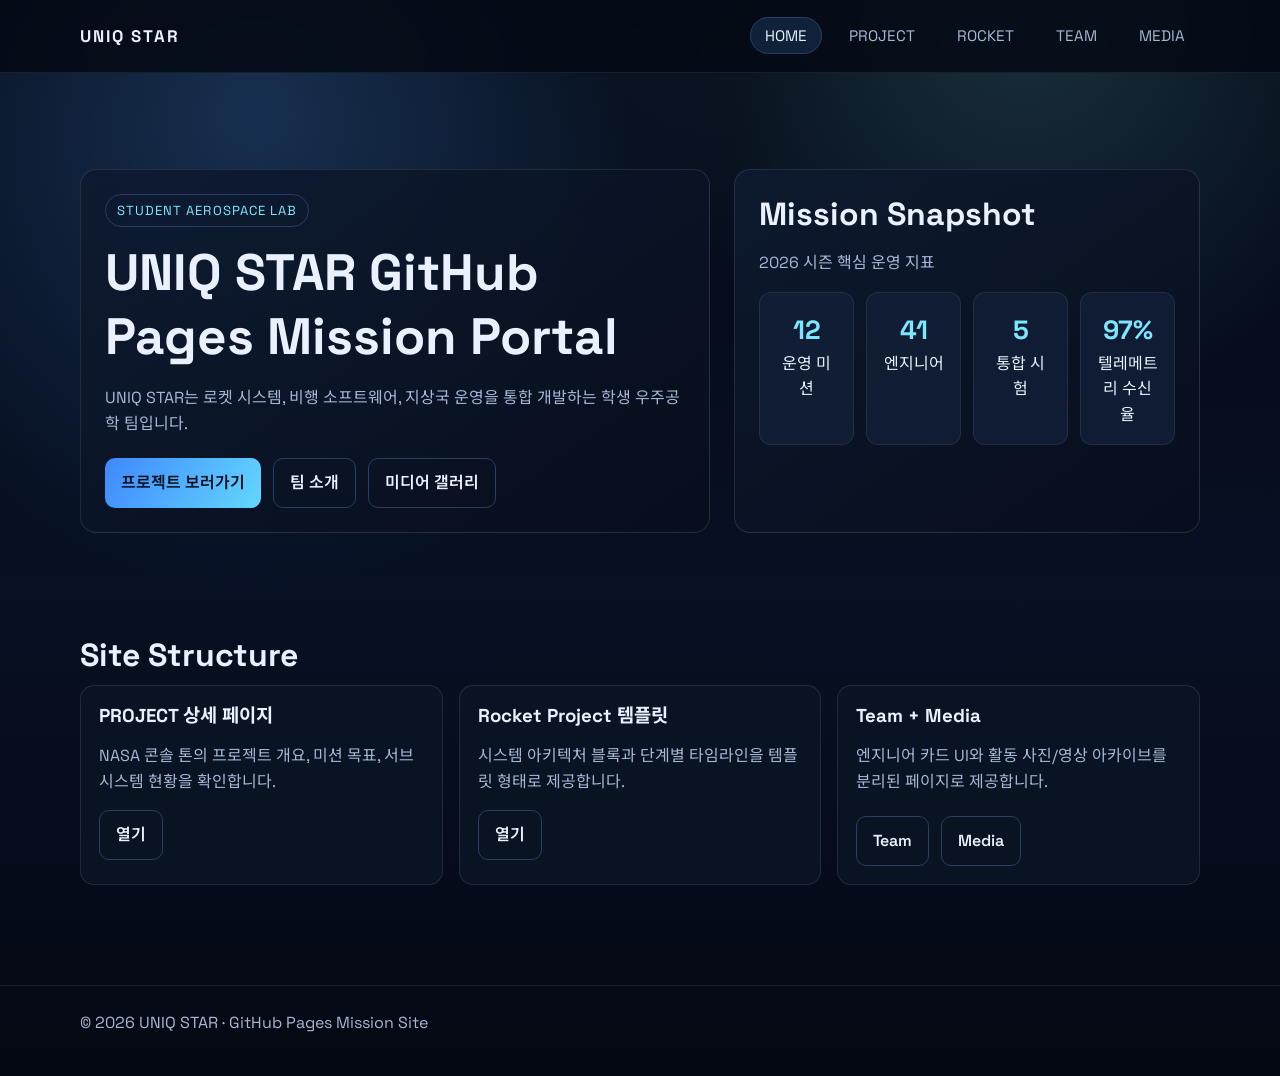
<file: index.html>
﻿<!DOCTYPE html>
<html lang="ko">
<head>
  <meta charset="UTF-8" />
  <meta name="viewport" content="width=device-width, initial-scale=1.0" />
  <title>UNIQ STAR | Aerospace Engineering Team</title>
  <meta name="description" content="UNIQ STAR 공식 GitHub Pages - 프로젝트, 팀, 미디어 아카이브" />
  <link rel="preconnect" href="https://fonts.googleapis.com" />
  <link rel="preconnect" href="https://fonts.gstatic.com" crossorigin />
  <link href="https://fonts.googleapis.com/css2?family=Noto+Sans+KR:wght@400;500;700&family=Space+Grotesk:wght@400;600;700&display=swap" rel="stylesheet" />
  <link rel="stylesheet" href="styles.css" />
</head>
<body>
  <header class="site-header">
    <div class="container nav-wrap">
      <a class="brand" href="index.html">UNIQ STAR</a>
      <nav>
        <ul>
          <li><a class="active" href="index.html">HOME</a></li>
          <li><a href="project.html">PROJECT</a></li>
          <li><a href="rocket-project.html">ROCKET</a></li>
          <li><a href="team.html">TEAM</a></li>
          <li><a href="media.html">MEDIA</a></li>
        </ul>
      </nav>
    </div>
  </header>

  <main>
    <section class="hero">
      <div class="container hero-grid">
        <article class="hero-panel">
          <span class="kicker">STUDENT AEROSPACE LAB</span>
          <h1>UNIQ STAR GitHub Pages Mission Portal</h1>
          <p class="muted">UNIQ STAR는 로켓 시스템, 비행 소프트웨어, 지상국 운영을 통합 개발하는 학생 우주공학 팀입니다.</p>
          <div class="actions">
            <a class="btn primary" href="project.html">프로젝트 보러가기</a>
            <a class="btn" href="team.html">팀 소개</a>
            <a class="btn" href="media.html">미디어 갤러리</a>
          </div>
        </article>

        <aside class="panel">
          <h2>Mission Snapshot</h2>
          <p class="muted">2026 시즌 핵심 운영 지표</p>
          <div class="stat-row">
            <div class="stat"><strong>12</strong>운영 미션</div>
            <div class="stat"><strong>41</strong>엔지니어</div>
            <div class="stat"><strong>5</strong>통합 시험</div>
            <div class="stat"><strong>97%</strong>텔레메트리 수신율</div>
          </div>
        </aside>
      </div>
    </section>

    <section class="section">
      <div class="container">
        <h2>Site Structure</h2>
        <div class="grid grid-3">
          <article class="card">
            <h3>PROJECT 상세 페이지</h3>
            <p class="muted">NASA 콘솔 톤의 프로젝트 개요, 미션 목표, 서브시스템 현황을 확인합니다.</p>
            <a class="btn" href="project.html">열기</a>
          </article>
          <article class="card">
            <h3>Rocket Project 템플릿</h3>
            <p class="muted">시스템 아키텍처 블록과 단계별 타임라인을 템플릿 형태로 제공합니다.</p>
            <a class="btn" href="rocket-project.html">열기</a>
          </article>
          <article class="card">
            <h3>Team + Media</h3>
            <p class="muted">엔지니어 카드 UI와 활동 사진/영상 아카이브를 분리된 페이지로 제공합니다.</p>
            <div class="actions">
              <a class="btn" href="team.html">Team</a>
              <a class="btn" href="media.html">Media</a>
            </div>
          </article>
        </div>
      </div>
    </section>
  </main>

  <footer class="site-footer">
    <div class="container">© 2026 UNIQ STAR · GitHub Pages Mission Site</div>
  </footer>
</body>
</html>
</file>
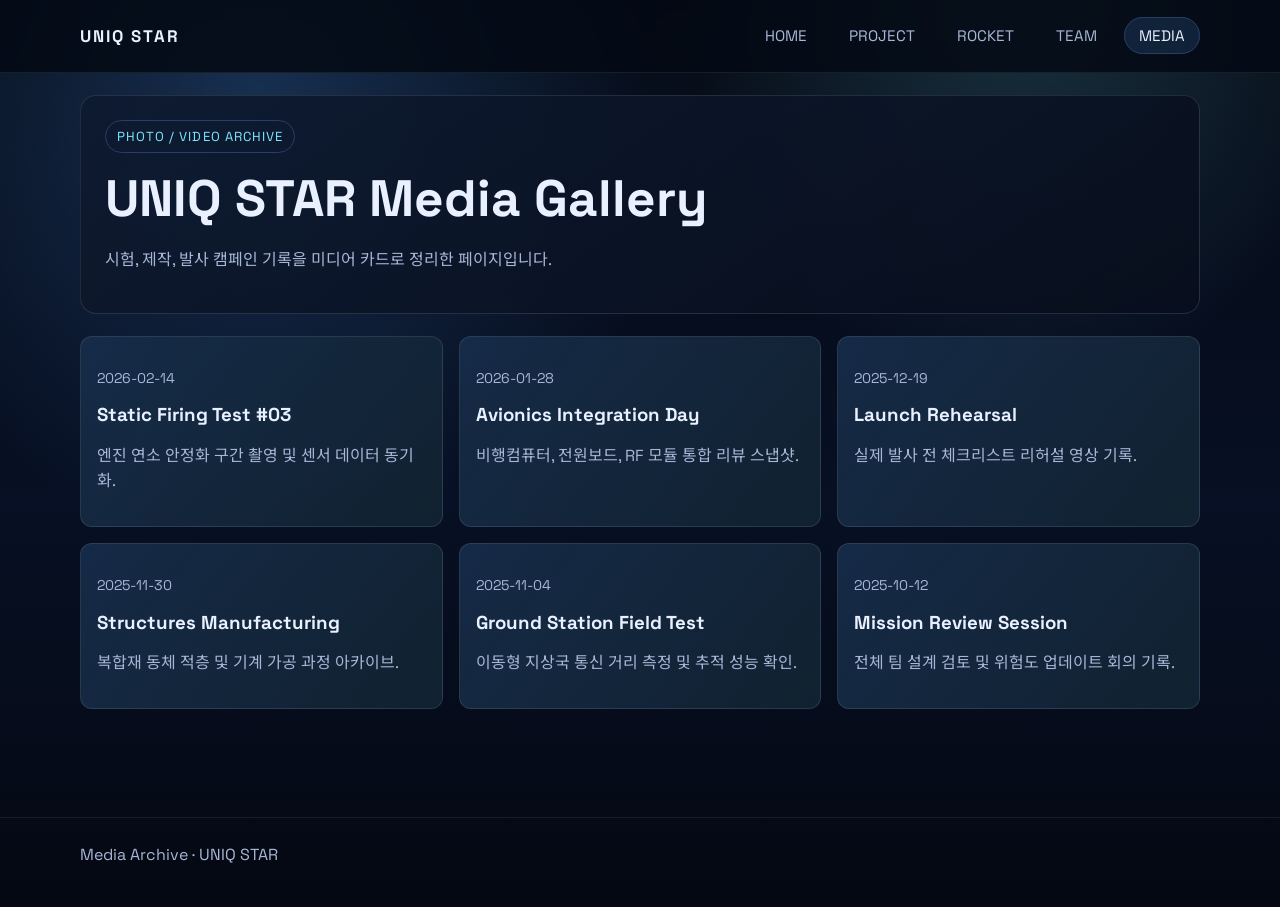
<file: media.html>
﻿<!DOCTYPE html>
<html lang="ko">
<head>
  <meta charset="UTF-8" />
  <meta name="viewport" content="width=device-width, initial-scale=1.0" />
  <title>UNIQ STAR | Media Gallery</title>
  <link rel="preconnect" href="https://fonts.googleapis.com" />
  <link rel="preconnect" href="https://fonts.gstatic.com" crossorigin />
  <link href="https://fonts.googleapis.com/css2?family=Noto+Sans+KR:wght@400;500;700&family=Space+Grotesk:wght@400;600;700&display=swap" rel="stylesheet" />
  <link rel="stylesheet" href="styles.css" />
</head>
<body>
  <header class="site-header">
    <div class="container nav-wrap">
      <a class="brand" href="index.html">UNIQ STAR</a>
      <nav>
        <ul>
          <li><a href="index.html">HOME</a></li>
          <li><a href="project.html">PROJECT</a></li>
          <li><a href="rocket-project.html">ROCKET</a></li>
          <li><a href="team.html">TEAM</a></li>
          <li><a class="active" href="media.html">MEDIA</a></li>
        </ul>
      </nav>
    </div>
  </header>

  <main class="section">
    <div class="container">
      <div class="panel">
        <span class="kicker">PHOTO / VIDEO ARCHIVE</span>
        <h1>UNIQ STAR Media Gallery</h1>
        <p class="muted">시험, 제작, 발사 캠페인 기록을 미디어 카드로 정리한 페이지입니다.</p>
      </div>

      <section class="section" style="padding-bottom:8px;">
        <div class="grid grid-3">
          <article class="media-item">
            <p class="meta">2026-02-14</p>
            <h3>Static Firing Test #03</h3>
            <p class="muted">엔진 연소 안정화 구간 촬영 및 센서 데이터 동기화.</p>
          </article>
          <article class="media-item">
            <p class="meta">2026-01-28</p>
            <h3>Avionics Integration Day</h3>
            <p class="muted">비행컴퓨터, 전원보드, RF 모듈 통합 리뷰 스냅샷.</p>
          </article>
          <article class="media-item">
            <p class="meta">2025-12-19</p>
            <h3>Launch Rehearsal</h3>
            <p class="muted">실제 발사 전 체크리스트 리허설 영상 기록.</p>
          </article>
          <article class="media-item">
            <p class="meta">2025-11-30</p>
            <h3>Structures Manufacturing</h3>
            <p class="muted">복합재 동체 적층 및 기계 가공 과정 아카이브.</p>
          </article>
          <article class="media-item">
            <p class="meta">2025-11-04</p>
            <h3>Ground Station Field Test</h3>
            <p class="muted">이동형 지상국 통신 거리 측정 및 추적 성능 확인.</p>
          </article>
          <article class="media-item">
            <p class="meta">2025-10-12</p>
            <h3>Mission Review Session</h3>
            <p class="muted">전체 팀 설계 검토 및 위험도 업데이트 회의 기록.</p>
          </article>
        </div>
      </section>
    </div>
  </main>

  <footer class="site-footer">
    <div class="container">Media Archive · UNIQ STAR</div>
  </footer>
</body>
</html>
</file>
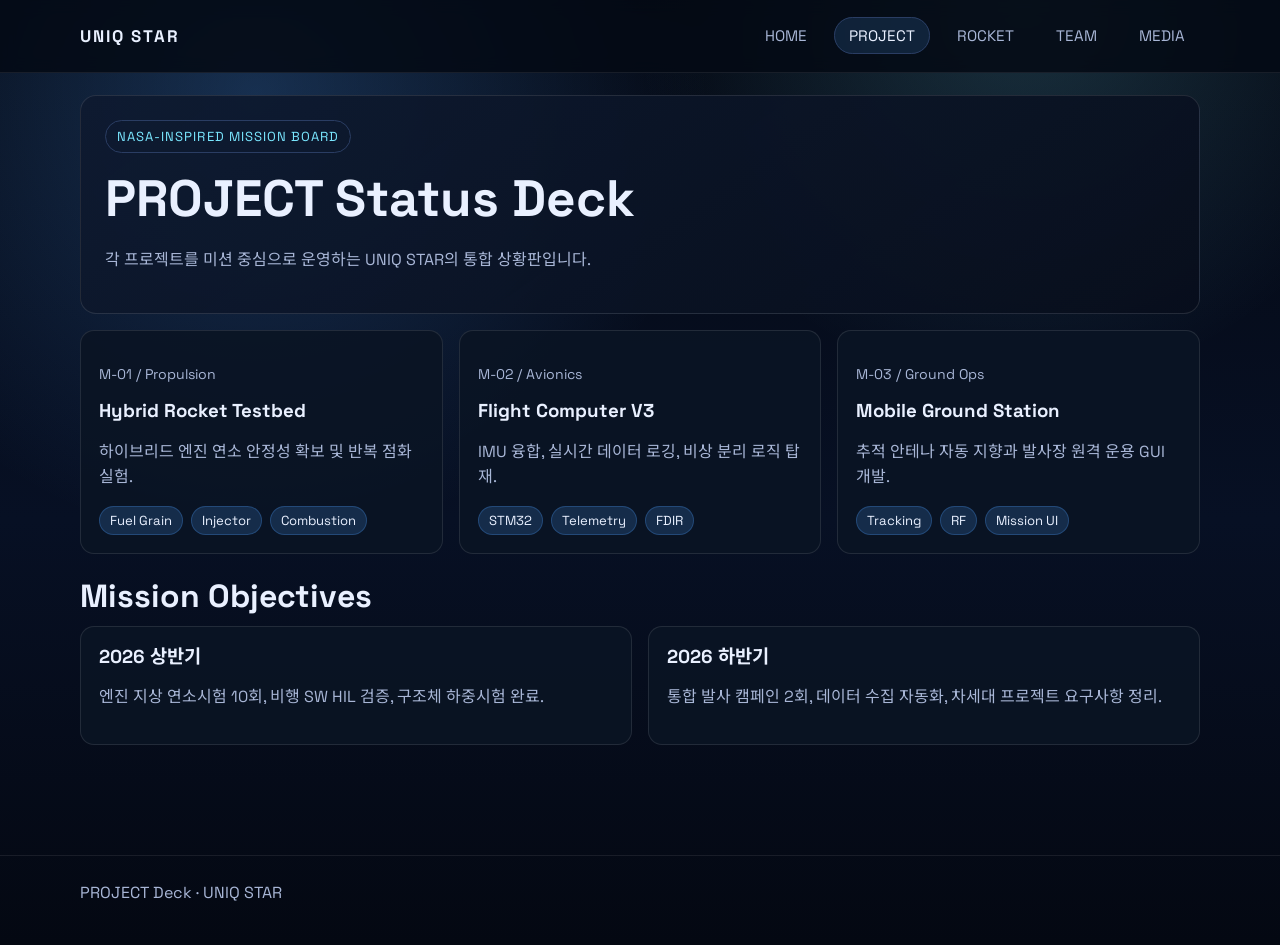
<file: project.html>
﻿<!DOCTYPE html>
<html lang="ko">
<head>
  <meta charset="UTF-8" />
  <meta name="viewport" content="width=device-width, initial-scale=1.0" />
  <title>UNIQ STAR | PROJECT</title>
  <link rel="preconnect" href="https://fonts.googleapis.com" />
  <link rel="preconnect" href="https://fonts.gstatic.com" crossorigin />
  <link href="https://fonts.googleapis.com/css2?family=Noto+Sans+KR:wght@400;500;700&family=Space+Grotesk:wght@400;600;700&display=swap" rel="stylesheet" />
  <link rel="stylesheet" href="styles.css" />
</head>
<body>
  <header class="site-header">
    <div class="container nav-wrap">
      <a class="brand" href="index.html">UNIQ STAR</a>
      <nav>
        <ul>
          <li><a href="index.html">HOME</a></li>
          <li><a class="active" href="project.html">PROJECT</a></li>
          <li><a href="rocket-project.html">ROCKET</a></li>
          <li><a href="team.html">TEAM</a></li>
          <li><a href="media.html">MEDIA</a></li>
        </ul>
      </nav>
    </div>
  </header>

  <main class="section">
    <div class="container">
      <div class="panel">
        <span class="kicker">NASA-INSPIRED MISSION BOARD</span>
        <h1>PROJECT Status Deck</h1>
        <p class="muted">각 프로젝트를 미션 중심으로 운영하는 UNIQ STAR의 통합 상황판입니다.</p>
      </div>

      <div class="grid grid-3" style="margin-top:16px;">
        <article class="card">
          <p class="meta">M-01 / Propulsion</p>
          <h3>Hybrid Rocket Testbed</h3>
          <p class="muted">하이브리드 엔진 연소 안정성 확보 및 반복 점화 실험.</p>
          <div class="tag-list"><span class="tag">Fuel Grain</span><span class="tag">Injector</span><span class="tag">Combustion</span></div>
        </article>

        <article class="card">
          <p class="meta">M-02 / Avionics</p>
          <h3>Flight Computer V3</h3>
          <p class="muted">IMU 융합, 실시간 데이터 로깅, 비상 분리 로직 탑재.</p>
          <div class="tag-list"><span class="tag">STM32</span><span class="tag">Telemetry</span><span class="tag">FDIR</span></div>
        </article>

        <article class="card">
          <p class="meta">M-03 / Ground Ops</p>
          <h3>Mobile Ground Station</h3>
          <p class="muted">추적 안테나 자동 지향과 발사장 원격 운용 GUI 개발.</p>
          <div class="tag-list"><span class="tag">Tracking</span><span class="tag">RF</span><span class="tag">Mission UI</span></div>
        </article>
      </div>

      <section class="section" style="padding-bottom:10px;">
        <h2>Mission Objectives</h2>
        <div class="grid grid-2">
          <article class="card">
            <h3>2026 상반기</h3>
            <p class="muted">엔진 지상 연소시험 10회, 비행 SW HIL 검증, 구조체 하중시험 완료.</p>
          </article>
          <article class="card">
            <h3>2026 하반기</h3>
            <p class="muted">통합 발사 캠페인 2회, 데이터 수집 자동화, 차세대 프로젝트 요구사항 정리.</p>
          </article>
        </div>
      </section>
    </div>
  </main>

  <footer class="site-footer">
    <div class="container">PROJECT Deck · UNIQ STAR</div>
  </footer>
</body>
</html>
</file>
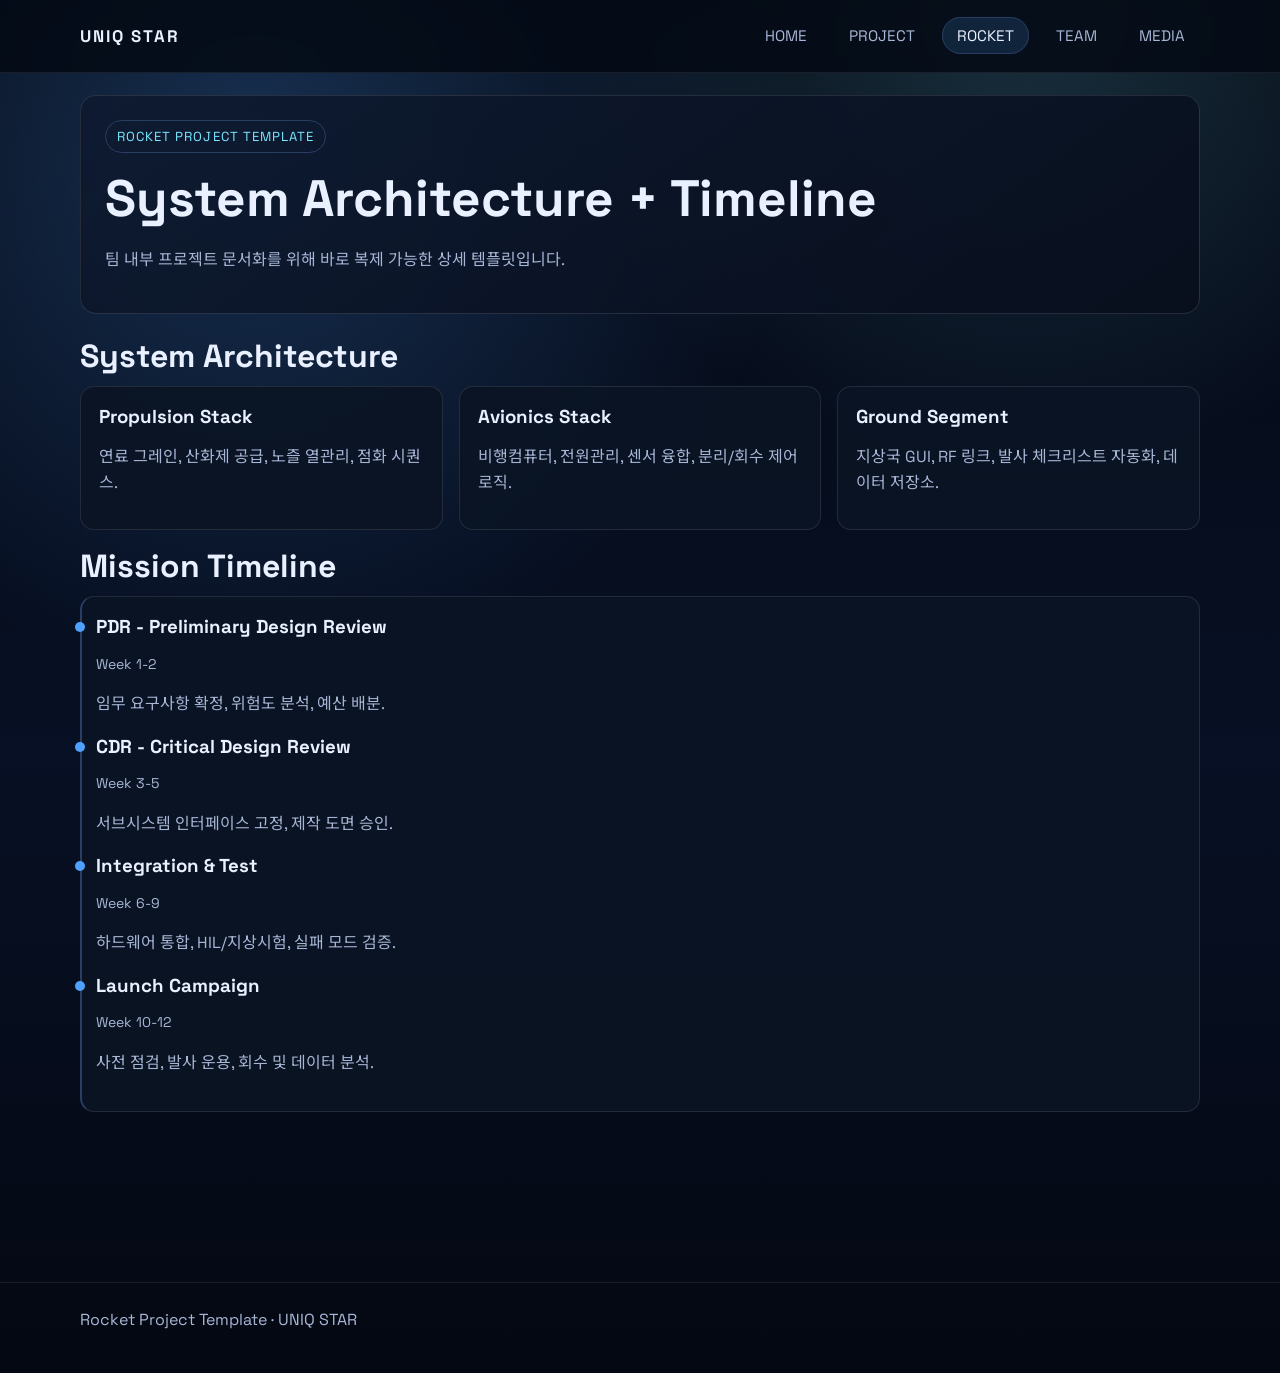
<file: rocket-project.html>
﻿<!DOCTYPE html>
<html lang="ko">
<head>
  <meta charset="UTF-8" />
  <meta name="viewport" content="width=device-width, initial-scale=1.0" />
  <title>UNIQ STAR | Rocket Project Template</title>
  <link rel="preconnect" href="https://fonts.googleapis.com" />
  <link rel="preconnect" href="https://fonts.gstatic.com" crossorigin />
  <link href="https://fonts.googleapis.com/css2?family=Noto+Sans+KR:wght@400;500;700&family=Space+Grotesk:wght@400;600;700&display=swap" rel="stylesheet" />
  <link rel="stylesheet" href="styles.css" />
</head>
<body>
  <header class="site-header">
    <div class="container nav-wrap">
      <a class="brand" href="index.html">UNIQ STAR</a>
      <nav>
        <ul>
          <li><a href="index.html">HOME</a></li>
          <li><a href="project.html">PROJECT</a></li>
          <li><a class="active" href="rocket-project.html">ROCKET</a></li>
          <li><a href="team.html">TEAM</a></li>
          <li><a href="media.html">MEDIA</a></li>
        </ul>
      </nav>
    </div>
  </header>

  <main class="section">
    <div class="container">
      <div class="panel">
        <span class="kicker">ROCKET PROJECT TEMPLATE</span>
        <h1>System Architecture + Timeline</h1>
        <p class="muted">팀 내부 프로젝트 문서화를 위해 바로 복제 가능한 상세 템플릿입니다.</p>
      </div>

      <section class="section" style="padding-bottom:8px;">
        <h2>System Architecture</h2>
        <div class="grid grid-3">
          <article class="card">
            <h3>Propulsion Stack</h3>
            <p class="muted">연료 그레인, 산화제 공급, 노즐 열관리, 점화 시퀀스.</p>
          </article>
          <article class="card">
            <h3>Avionics Stack</h3>
            <p class="muted">비행컴퓨터, 전원관리, 센서 융합, 분리/회수 제어 로직.</p>
          </article>
          <article class="card">
            <h3>Ground Segment</h3>
            <p class="muted">지상국 GUI, RF 링크, 발사 체크리스트 자동화, 데이터 저장소.</p>
          </article>
        </div>
      </section>

      <section class="section" style="padding-top:8px;">
        <h2>Mission Timeline</h2>
        <div class="card timeline">
          <div class="timeline-item">
            <h3>PDR - Preliminary Design Review</h3>
            <p class="meta">Week 1-2</p>
            <p class="muted">임무 요구사항 확정, 위험도 분석, 예산 배분.</p>
          </div>
          <div class="timeline-item">
            <h3>CDR - Critical Design Review</h3>
            <p class="meta">Week 3-5</p>
            <p class="muted">서브시스템 인터페이스 고정, 제작 도면 승인.</p>
          </div>
          <div class="timeline-item">
            <h3>Integration & Test</h3>
            <p class="meta">Week 6-9</p>
            <p class="muted">하드웨어 통합, HIL/지상시험, 실패 모드 검증.</p>
          </div>
          <div class="timeline-item">
            <h3>Launch Campaign</h3>
            <p class="meta">Week 10-12</p>
            <p class="muted">사전 점검, 발사 운용, 회수 및 데이터 분석.</p>
          </div>
        </div>
      </section>
    </div>
  </main>

  <footer class="site-footer">
    <div class="container">Rocket Project Template · UNIQ STAR</div>
  </footer>
</body>
</html>
</file>
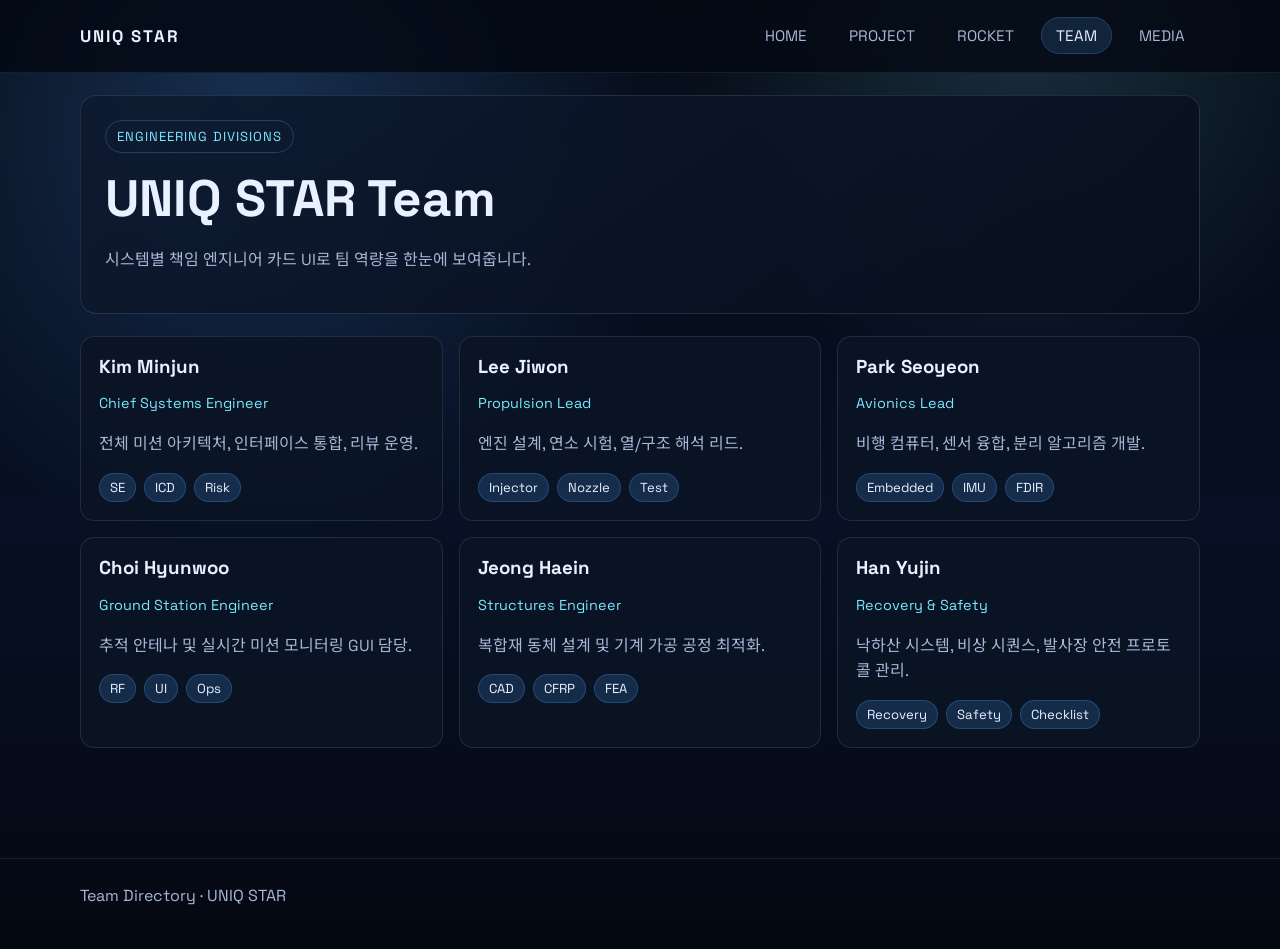
<file: team.html>
﻿<!DOCTYPE html>
<html lang="ko">
<head>
  <meta charset="UTF-8" />
  <meta name="viewport" content="width=device-width, initial-scale=1.0" />
  <title>UNIQ STAR | Team</title>
  <link rel="preconnect" href="https://fonts.googleapis.com" />
  <link rel="preconnect" href="https://fonts.gstatic.com" crossorigin />
  <link href="https://fonts.googleapis.com/css2?family=Noto+Sans+KR:wght@400;500;700&family=Space+Grotesk:wght@400;600;700&display=swap" rel="stylesheet" />
  <link rel="stylesheet" href="styles.css" />
</head>
<body>
  <header class="site-header">
    <div class="container nav-wrap">
      <a class="brand" href="index.html">UNIQ STAR</a>
      <nav>
        <ul>
          <li><a href="index.html">HOME</a></li>
          <li><a href="project.html">PROJECT</a></li>
          <li><a href="rocket-project.html">ROCKET</a></li>
          <li><a class="active" href="team.html">TEAM</a></li>
          <li><a href="media.html">MEDIA</a></li>
        </ul>
      </nav>
    </div>
  </header>

  <main class="section">
    <div class="container">
      <div class="panel">
        <span class="kicker">ENGINEERING DIVISIONS</span>
        <h1>UNIQ STAR Team</h1>
        <p class="muted">시스템별 책임 엔지니어 카드 UI로 팀 역량을 한눈에 보여줍니다.</p>
      </div>

      <section class="section" style="padding-bottom:10px;">
        <div class="grid grid-3">
          <article class="card engineer-card">
            <h3>Kim Minjun</h3>
            <p class="engineer-role">Chief Systems Engineer</p>
            <p class="muted">전체 미션 아키텍처, 인터페이스 통합, 리뷰 운영.</p>
            <div class="tag-list"><span class="tag">SE</span><span class="tag">ICD</span><span class="tag">Risk</span></div>
          </article>

          <article class="card engineer-card">
            <h3>Lee Jiwon</h3>
            <p class="engineer-role">Propulsion Lead</p>
            <p class="muted">엔진 설계, 연소 시험, 열/구조 해석 리드.</p>
            <div class="tag-list"><span class="tag">Injector</span><span class="tag">Nozzle</span><span class="tag">Test</span></div>
          </article>

          <article class="card engineer-card">
            <h3>Park Seoyeon</h3>
            <p class="engineer-role">Avionics Lead</p>
            <p class="muted">비행 컴퓨터, 센서 융합, 분리 알고리즘 개발.</p>
            <div class="tag-list"><span class="tag">Embedded</span><span class="tag">IMU</span><span class="tag">FDIR</span></div>
          </article>

          <article class="card engineer-card">
            <h3>Choi Hyunwoo</h3>
            <p class="engineer-role">Ground Station Engineer</p>
            <p class="muted">추적 안테나 및 실시간 미션 모니터링 GUI 담당.</p>
            <div class="tag-list"><span class="tag">RF</span><span class="tag">UI</span><span class="tag">Ops</span></div>
          </article>

          <article class="card engineer-card">
            <h3>Jeong Haein</h3>
            <p class="engineer-role">Structures Engineer</p>
            <p class="muted">복합재 동체 설계 및 기계 가공 공정 최적화.</p>
            <div class="tag-list"><span class="tag">CAD</span><span class="tag">CFRP</span><span class="tag">FEA</span></div>
          </article>

          <article class="card engineer-card">
            <h3>Han Yujin</h3>
            <p class="engineer-role">Recovery & Safety</p>
            <p class="muted">낙하산 시스템, 비상 시퀀스, 발사장 안전 프로토콜 관리.</p>
            <div class="tag-list"><span class="tag">Recovery</span><span class="tag">Safety</span><span class="tag">Checklist</span></div>
          </article>
        </div>
      </section>
    </div>
  </main>

  <footer class="site-footer">
    <div class="container">Team Directory · UNIQ STAR</div>
  </footer>
</body>
</html>
</file>
<file: styles.css>
﻿:root {
  --bg: #060b16;
  --bg-soft: #0d1527;
  --panel: #111c33;
  --line: #2a3d63;
  --text: #e9f0ff;
  --muted: #a8b6d6;
  --accent: #4ea1ff;
  --accent-2: #7ae7ff;
  --ok: #72e3a5;
}

* {
  box-sizing: border-box;
}

html, body {
  margin: 0;
  padding: 0;
}

body {
  font-family: "Space Grotesk", "Noto Sans KR", sans-serif;
  color: var(--text);
  background:
    radial-gradient(circle at 20% 10%, rgba(78, 161, 255, 0.25), transparent 34%),
    radial-gradient(circle at 80% 0%, rgba(122, 231, 255, 0.18), transparent 28%),
    linear-gradient(180deg, #040812 0%, #071024 55%, #040812 100%);
  line-height: 1.6;
}

a {
  color: inherit;
  text-decoration: none;
}

.container {
  width: min(1120px, 92%);
  margin: 0 auto;
}

.site-header {
  position: sticky;
  top: 0;
  z-index: 50;
  background: rgba(4, 10, 20, 0.85);
  backdrop-filter: blur(8px);
  border-bottom: 1px solid rgba(255, 255, 255, 0.08);
}

.nav-wrap {
  min-height: 72px;
  display: flex;
  align-items: center;
  justify-content: space-between;
  gap: 20px;
}

.brand {
  font-weight: 700;
  letter-spacing: 0.12em;
  font-size: 1.05rem;
}

nav ul {
  list-style: none;
  margin: 0;
  padding: 0;
  display: flex;
  gap: 12px;
  flex-wrap: wrap;
  justify-content: flex-end;
}

nav a {
  font-size: 0.95rem;
  color: var(--muted);
  border: 1px solid transparent;
  border-radius: 999px;
  padding: 8px 14px;
  transition: all 0.2s ease;
}

nav a:hover,
nav a.active {
  color: var(--text);
  border-color: var(--line);
  background: rgba(78, 161, 255, 0.15);
}

.hero {
  padding: 96px 0 80px;
}

.hero-grid {
  display: grid;
  grid-template-columns: 1.15fr 0.85fr;
  gap: 24px;
}

.hero-panel,
.panel {
  background: linear-gradient(145deg, rgba(14, 26, 48, 0.92), rgba(8, 14, 28, 0.9));
  border: 1px solid rgba(255, 255, 255, 0.11);
  border-radius: 16px;
  padding: 24px;
}

.kicker {
  display: inline-flex;
  border: 1px solid var(--line);
  color: var(--accent-2);
  border-radius: 999px;
  padding: 5px 11px;
  font-size: 0.82rem;
  letter-spacing: 0.08em;
}

h1, h2, h3 {
  margin: 0 0 10px;
  line-height: 1.25;
}

h1 {
  font-size: clamp(2rem, 5vw, 3.2rem);
  margin-top: 14px;
}

h2 {
  font-size: clamp(1.5rem, 3vw, 2rem);
}

.muted {
  color: var(--muted);
}

.actions {
  margin-top: 22px;
  display: flex;
  gap: 12px;
  flex-wrap: wrap;
}

.btn {
  display: inline-flex;
  align-items: center;
  justify-content: center;
  padding: 11px 16px;
  border-radius: 10px;
  border: 1px solid var(--line);
  font-weight: 600;
  transition: transform 0.2s ease, background 0.2s ease;
}

.btn.primary {
  background: linear-gradient(120deg, #3f88ff, #63d7ff);
  color: #06101f;
  border: none;
}

.btn:hover {
  transform: translateY(-2px);
}

.section {
  padding: 22px 0 70px;
}

.grid {
  display: grid;
  gap: 16px;
}

.grid-3 {
  grid-template-columns: repeat(3, minmax(0, 1fr));
}

.grid-2 {
  grid-template-columns: repeat(2, minmax(0, 1fr));
}

.card {
  background: rgba(11, 20, 36, 0.9);
  border: 1px solid rgba(255, 255, 255, 0.1);
  border-radius: 14px;
  padding: 18px;
}

.card h3 {
  margin-bottom: 8px;
}

.meta {
  font-size: 0.88rem;
  color: var(--muted);
}

.stat-row {
  display: grid;
  grid-template-columns: repeat(4, minmax(0, 1fr));
  gap: 12px;
}

.stat {
  text-align: center;
  background: rgba(17, 30, 54, 0.9);
  border: 1px solid rgba(255, 255, 255, 0.08);
  border-radius: 12px;
  padding: 16px;
}

.stat strong {
  display: block;
  font-size: 1.65rem;
  color: var(--accent-2);
}

.timeline {
  border-left: 2px solid var(--line);
  padding-left: 14px;
}

.timeline-item {
  margin: 0 0 18px;
  position: relative;
}

.timeline-item::before {
  content: "";
  position: absolute;
  left: -21px;
  top: 7px;
  width: 10px;
  height: 10px;
  border-radius: 50%;
  background: var(--accent);
}

.engineer-card {
  position: relative;
  overflow: hidden;
}

.engineer-role {
  color: var(--accent-2);
  font-size: 0.9rem;
  margin-bottom: 8px;
}

.tag-list {
  display: flex;
  flex-wrap: wrap;
  gap: 8px;
  margin-top: 12px;
}

.tag {
  background: rgba(78, 161, 255, 0.18);
  border: 1px solid rgba(78, 161, 255, 0.25);
  border-radius: 999px;
  padding: 3px 10px;
  font-size: 0.82rem;
}

.media-item {
  min-height: 150px;
  border-radius: 12px;
  border: 1px solid rgba(255, 255, 255, 0.1);
  background:
    linear-gradient(130deg, rgba(78, 161, 255, 0.18), rgba(122, 231, 255, 0.08)),
    rgba(9, 17, 31, 0.95);
  padding: 16px;
}

.site-footer {
  border-top: 1px solid rgba(255, 255, 255, 0.08);
  color: var(--muted);
  padding: 24px 0 40px;
  margin-top: 30px;
}

@media (max-width: 940px) {
  .hero-grid,
  .grid-3,
  .grid-2,
  .stat-row {
    grid-template-columns: 1fr;
  }

  .hero {
    padding-top: 52px;
  }
}
</file>
